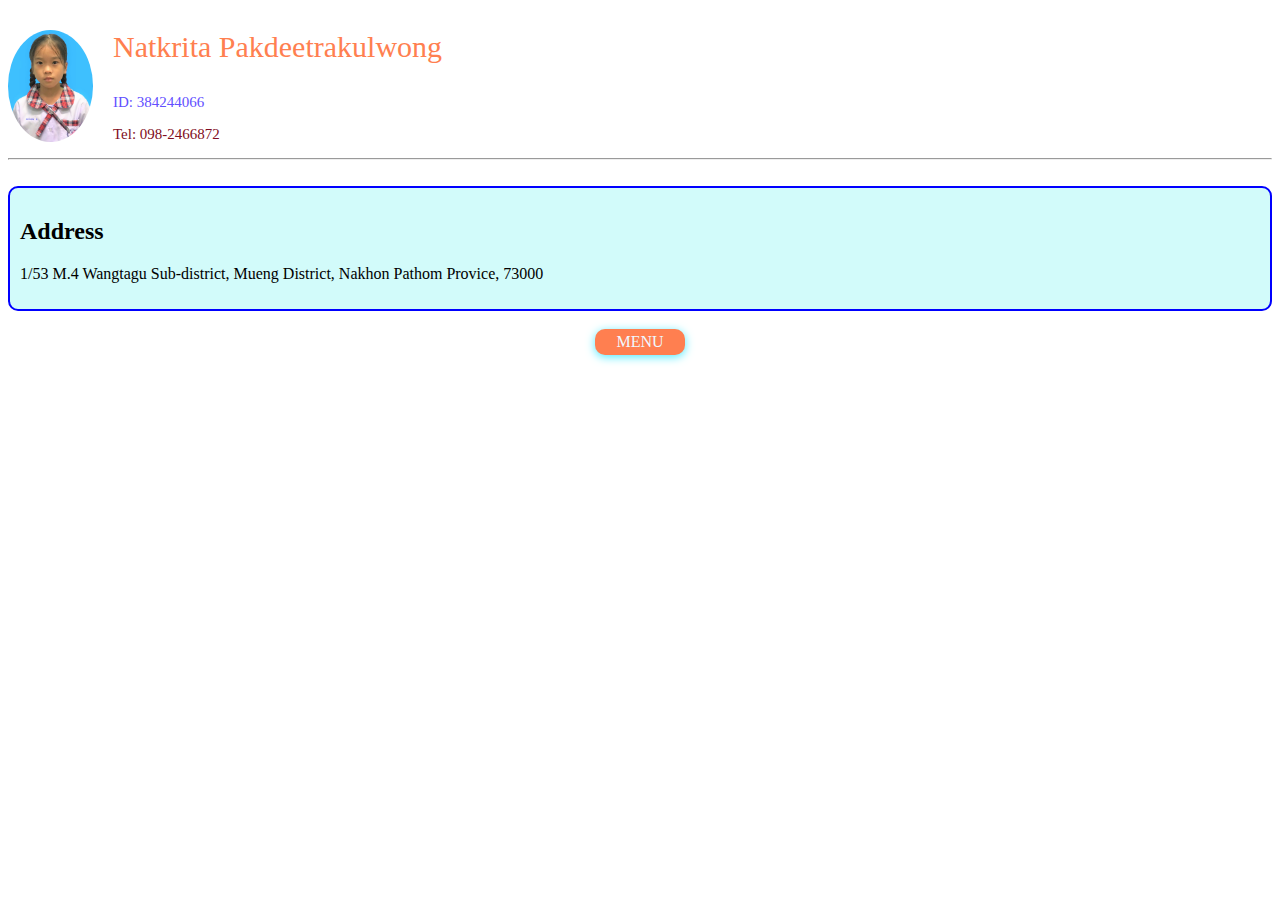
<file: index.html>
<!DOCTYPE html>
<html>
  <head>
    <title>My First Webpage</title>
    <style>
      img {
        width: 85px;
        border-radius: 80%;
        float: left;
        margin-right: 20px;
      }
      p.name {
        font-size: 30px;
        color: coral;
      }
      .id {
        font-size: 15px;
        color: rgb(98, 80, 255);
      }
      .tel {
        font-size: 15px;
        color: rgb(129, 13, 34);
      }
      .mybox{
        border: 2px solid;
        border-color: blue;
        border-radius: 10px;
        padding: 10px;
        background-color: #d2fbfa;
      }
      .menu {
        background-color: coral;
        border-radius: 10px;
        padding: 4px 20px;
        width: 50px;
        text-align: center;
        margin: auto;
        box-shadow: 0px 2px 10px rgb(80, 235, 255);
      }
      a {
        text-decoration: none;
        color: aliceblue;
      }
    </style>
  </head>
  <body>
    <img src="images/Minnie64.jpg" alt="myPhoto" />
    <p class="name">Natkrita Pakdeetrakulwong</p>
    <p class="id">ID: 384244066</p>
    <p class="tel">Tel: 098-2466872</p>
    <hr />
    <br /> 
    <div class="mybox">
      <h2>Address</h2>
      <p>1/53 M.4 Wangtagu Sub-district, Mueng District, Nakhon Pathom Provice, 73000 </p>
    </div>
    <br>
    <div class="menu"><a href="6541_01_home.html">MENU</a></div>
  </body>
</html>
</file>
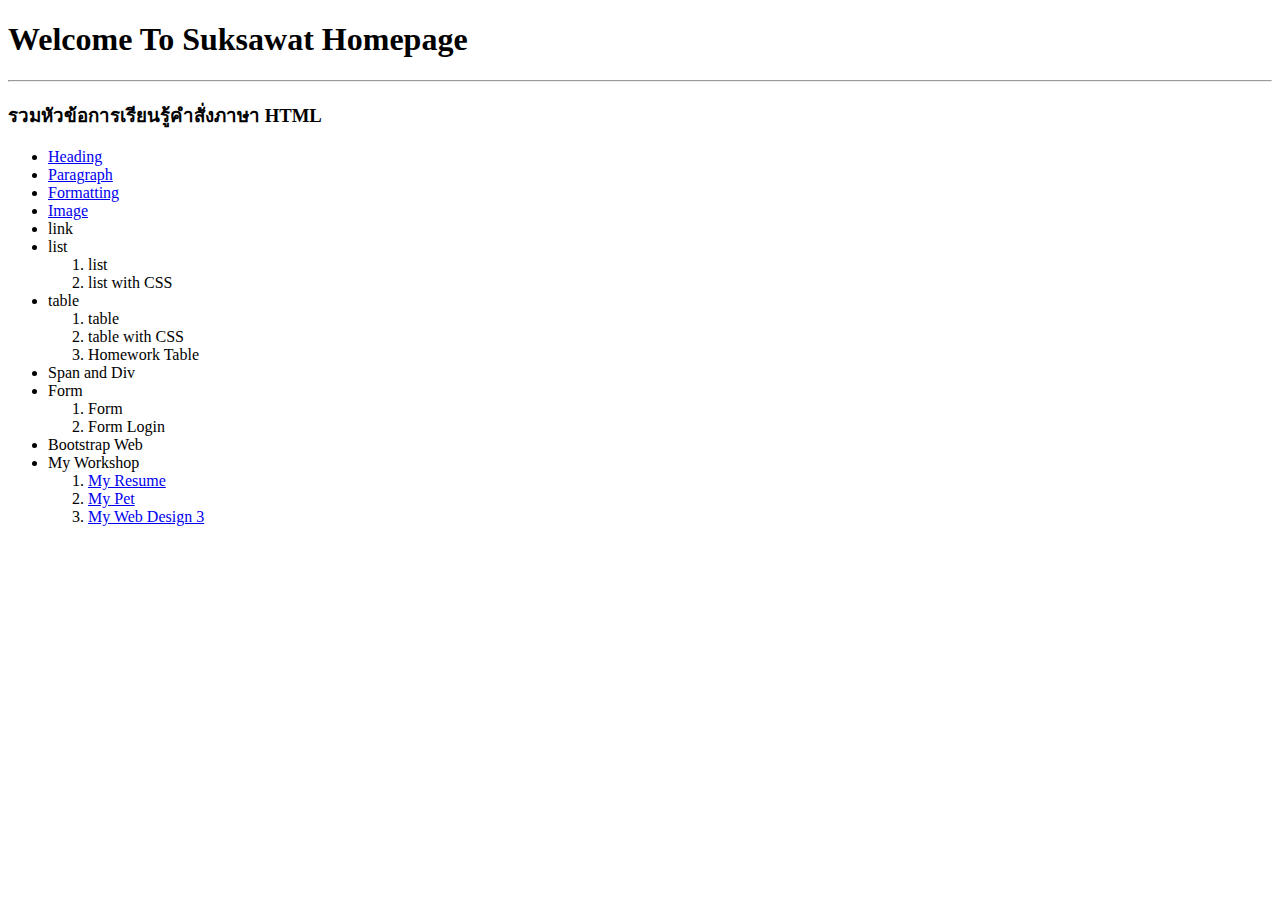
<file: 6541_01_home.html>
<!DOCTYPE html>
<html lang="en">
<head>
    <meta charset="UTF-8">
    <meta name="viewport" content="width=device-width, initial-scale=1.0">
    <meta name="description" content="สอนการใช้งานคำสั่งภาษา HTML">
    <meta name="keywords" content="HTML CSS Bootstrap">
</head>
<body>
    <h1>Welcome To Suksawat Homepage</h1>
    <hr>
    <h3>รวมหัวข้อการเรียนรู้คำสั่งภาษา HTML</h3>
    <ul>
        <li>
            <a href="6541_02_heading.html">Heading</a>            
        </li>
        <li>
            <a href="6541_03_paragraph.html">Paragraph</a>            
        </li>
        <li>
            <a href="6541_04_formatting.html">Formatting</a>            
        </li>
        <li>
            <a href="6541_05_image.html">Image</a>            
        </li>
        <li>link</li>
        <li>list</li>
        <ol>
            <li>list</li>
            <li>list with CSS</li>
        </ol>
        <li>table</li>
        <ol>
            <li>table</li>
            <li>table with CSS</li>
            <li>Homework Table</li>
        </ol>
        <li>Span and Div</li>
        <li>Form</li>
        <ol>
            <li>Form</li>
            <li>Form Login</li>
        </ol>
        <li>Bootstrap Web</li>
        <li>My Workshop</li>
        <ol>
            <li><a href="workshop01_Resume.html">My Resume</a></li>
            <li><a href="6541_06_myPet.html">My Pet</a></li>
            <li><a href="6541_07_webD3.html">My Web Design 3</a></li>
        </ol>
    </ul>
</body>
</html>
</file>
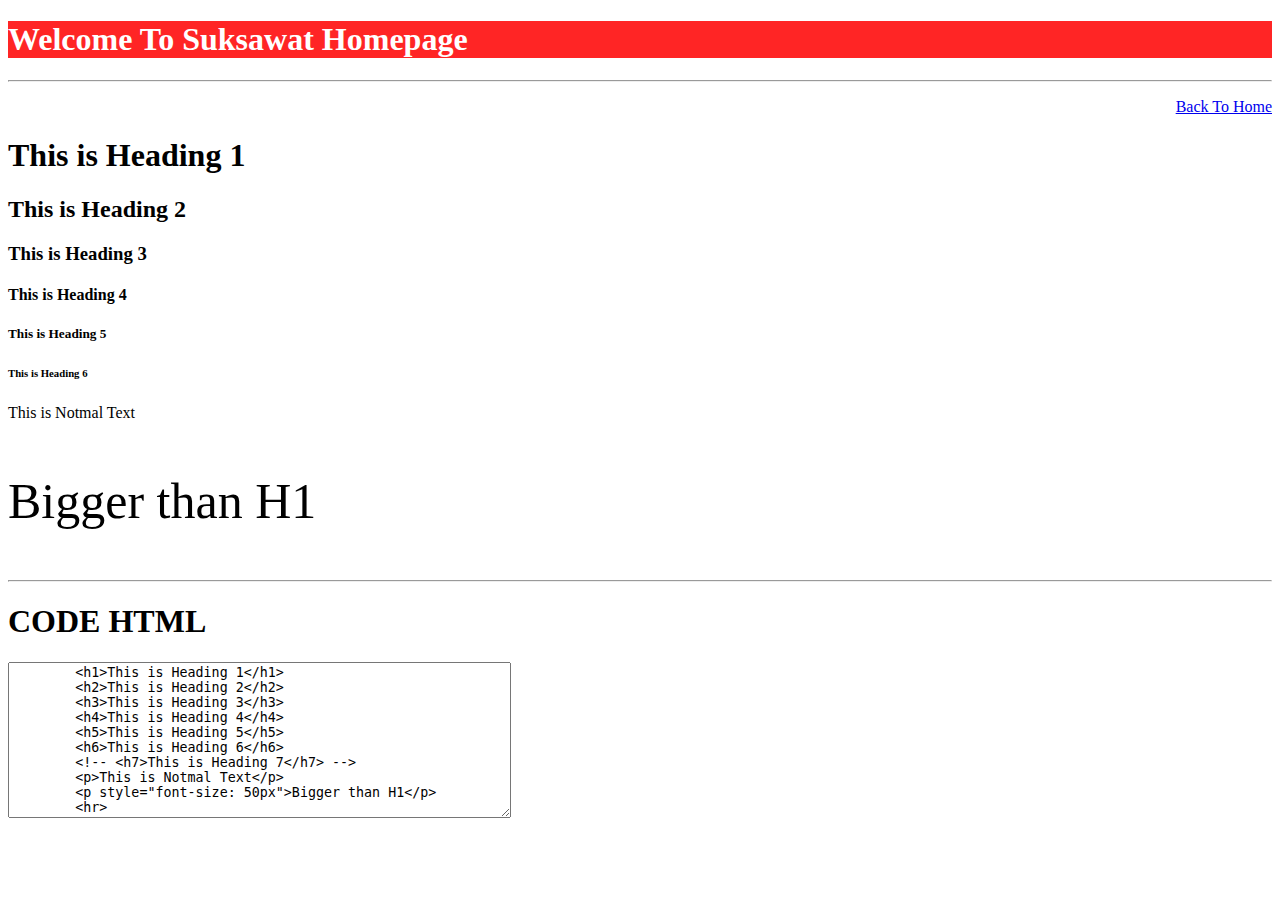
<file: 6541_02_heading.html>
<!DOCTYPE html>
<html lang="en">
<head>
    <meta charset="UTF-8">
    <meta name="viewport" content="width=device-width, initial-scale=1.0">
    <meta name="description" content="สอนการใช้งานคำสั่งภาษา HTML">
    <meta name="keywords" content="HTML CSS Bootstrap">
    <title>Heading</title>
</head>
<body>
    <h1 style="color: rgb(255, 255, 255); background: #ff2525;">Welcome To Suksawat Homepage</h1>
    <hr>
    <p style="text-align: right;">
        <a href="6541_01_home.html">Back To Home</a>        
    </p>
    <h1>This is Heading 1</h1>
    <h2>This is Heading 2</h2>
    <h3>This is Heading 3</h3>
    <h4>This is Heading 4</h4>
    <h5>This is Heading 5</h5>
    <h6>This is Heading 6</h6>
    
    <!-- <h7>This is Heading 7</h7> -->
    <p>This is Notmal Text</p>
    <p style="font-size: 50px">Bigger than H1</p>
    <hr>

    <h1>CODE HTML</h1>
    <textarea name="" id="" cols="60" rows="10">
        <h1>This is Heading 1</h1>
        <h2>This is Heading 2</h2>
        <h3>This is Heading 3</h3>
        <h4>This is Heading 4</h4>
        <h5>This is Heading 5</h5>
        <h6>This is Heading 6</h6>
        <!-- <h7>This is Heading 7</h7> -->
        <p>This is Notmal Text</p>
        <p style="font-size: 50px">Bigger than H1</p>
        <hr>
    </textarea>



</body>
</html>
</file>
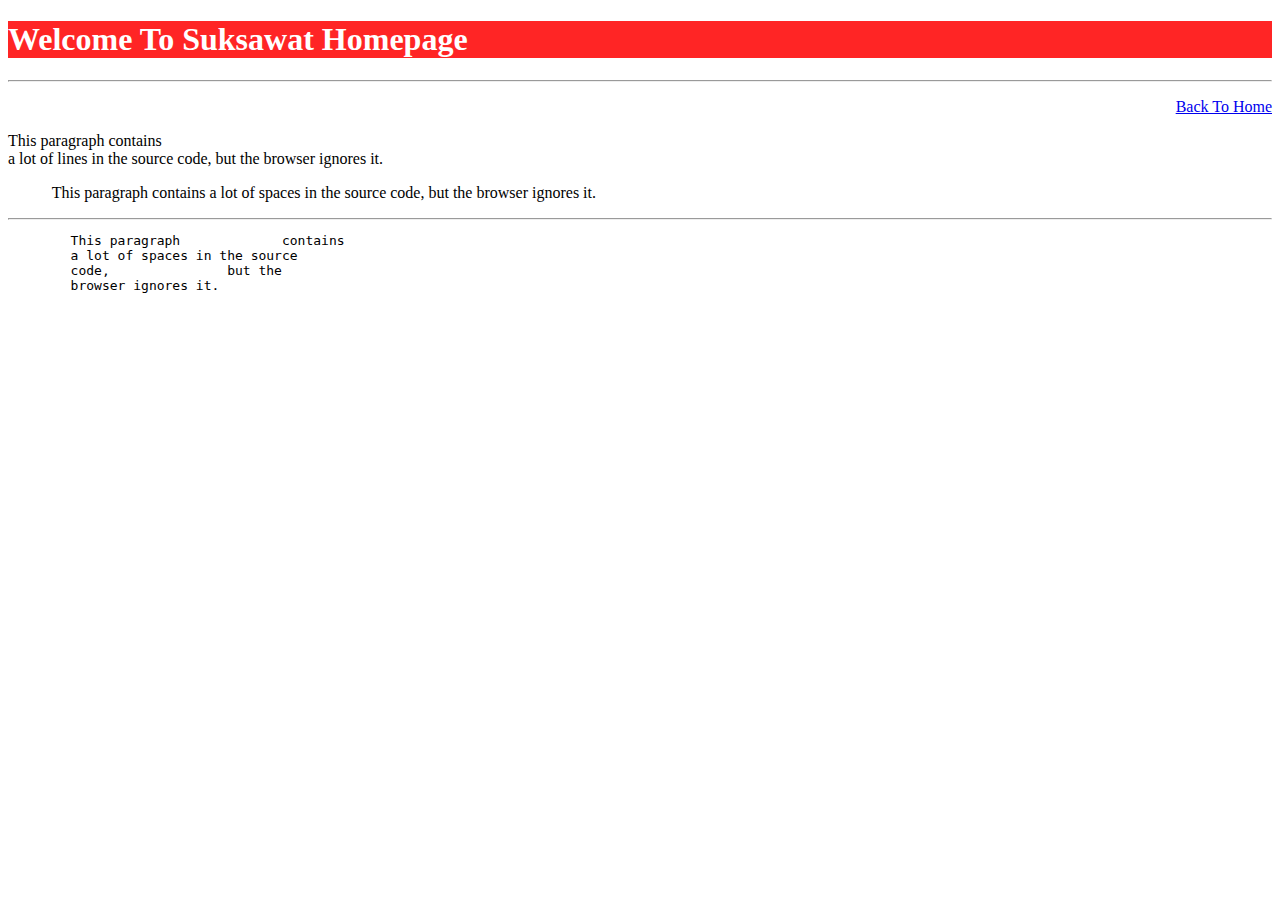
<file: 6541_03_paragraph.html>
<!DOCTYPE html>
<html lang="en">
<head>
    <meta charset="UTF-8">
    <meta name="viewport" content="width=device-width, initial-scale=1.0">
    <meta name="description" content="สอนการใช้งานคำสั่งภาษา HTML">
    <meta name="keywords" content="HTML CSS Bootstrap">
    <title>Paragraph</title>
</head>
<body>
    <h1 style="color: rgb(255, 255, 255); background: #ff2525;">Welcome To Suksawat Homepage</h1>
    <hr>
    <p style="text-align: right;">
        <a href="6541_01_home.html">Back To Home</a>        
    </p>

    <p>
        This paragraph contains <br>
        a lot of lines in the source code, 
        but the browser ignores it.
    </p>

    <p>
        &nbsp;&nbsp;&nbsp;&nbsp;&nbsp;&nbsp;&nbsp;&nbsp;&nbsp;&nbsp;
        This paragraph             contains a lot of spaces in the source code,               but the browser ignores it.
    </p>
    <hr>
    <pre>
        This paragraph             contains 
        a lot of spaces in the source 
        code,               but the 
        browser ignores it.
    </pre>
</body>
</html>
</file>
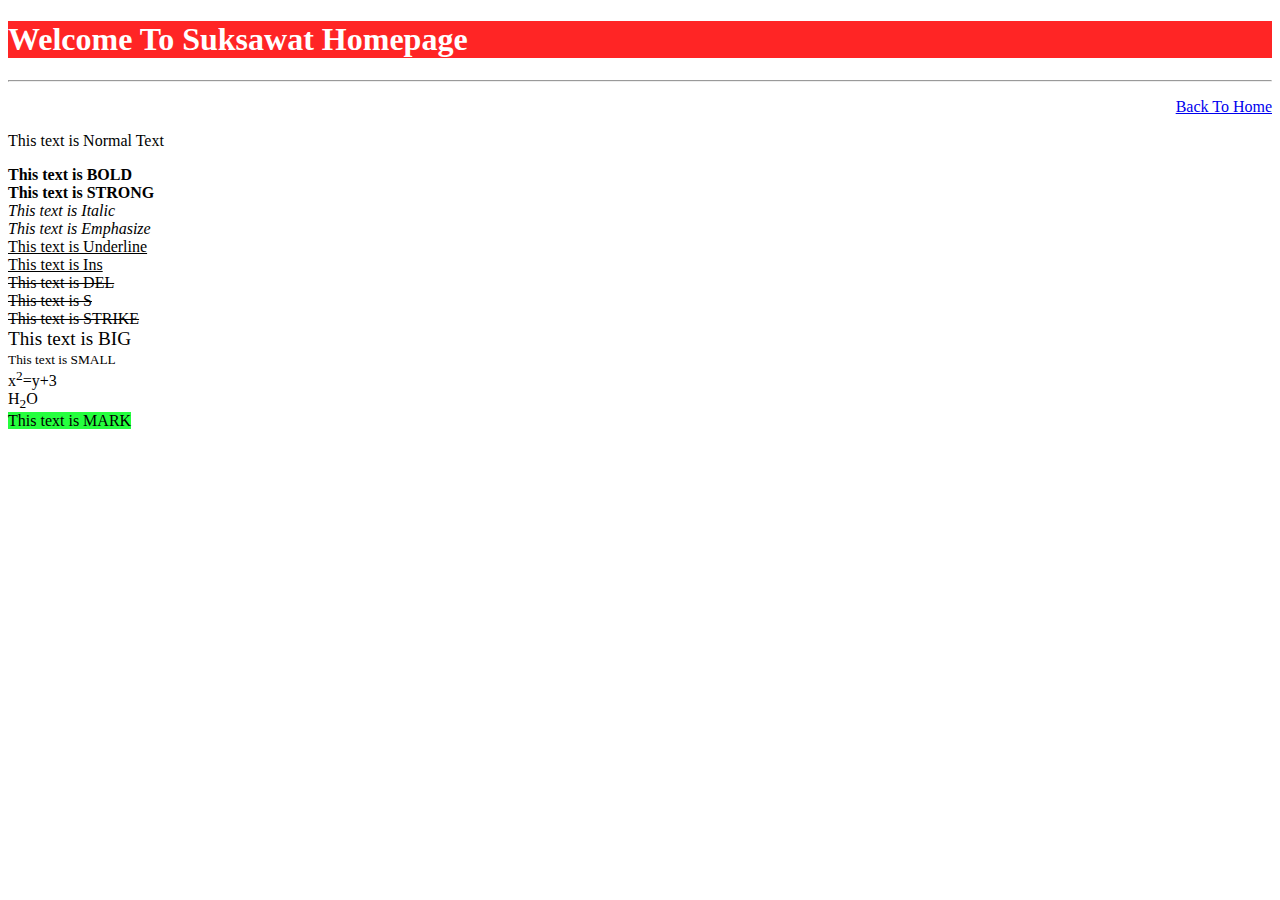
<file: 6541_04_formatting.html>
<!DOCTYPE html>
<html lang="en">
<head>
    <meta charset="UTF-8">
    <meta name="viewport" content="width=device-width, initial-scale=1.0">
    <meta name="description" content="สอนการใช้งานคำสั่งภาษา HTML">
    <meta name="keywords" content="HTML CSS Bootstrap">
    <title>Formatting</title>
</head>
<body>
    <h1 style="color: rgb(255, 255, 255); background: #ff2525;">Welcome To Suksawat Homepage</h1>
    <hr>
    <p style="text-align: right;">
        <a href="6541_01_home.html">Back To Home</a>        
    </p>
    <p>This text is Normal Text</p>

    <b>This text is BOLD</b> <br>
    <strong>This text is STRONG</strong> <br>

    <i>This text is Italic</i> <br>
    <em>This text is Emphasize</em> <br>

    <u>This text is Underline</u> <br>
    <ins>This text is Ins</ins> <br>

    <del>This text is DEL</del> <br>
    <s>This text is S</s> <br>
    <strike>This text is STRIKE</strike> <br>

    <big>This text is BIG</big> <br>
    <small>This text is SMALL</small> <br>

    x<sup>2</sup>=y+3 <br>
    H<sub>2</sub>O <br>

    <mark style="background: #25ff3e;">This text is MARK</mark>
</body>
</html>
</file>
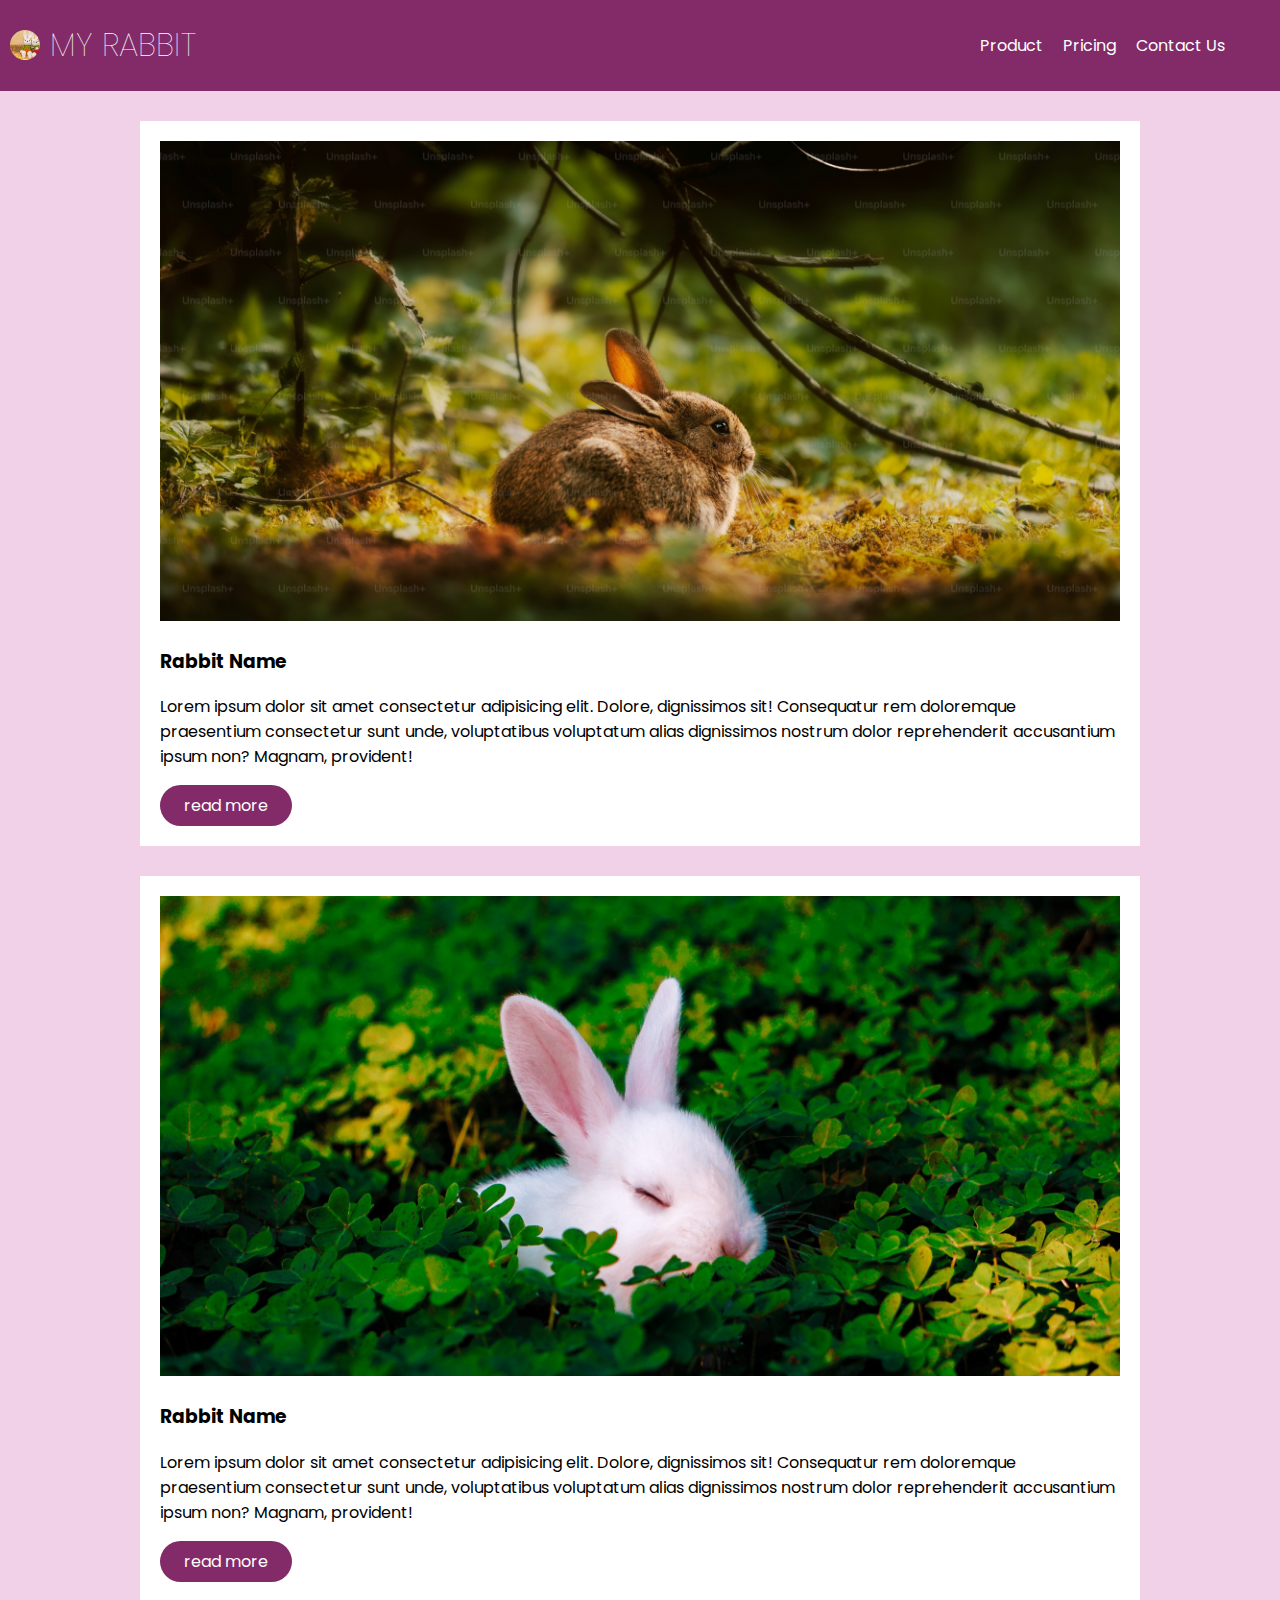
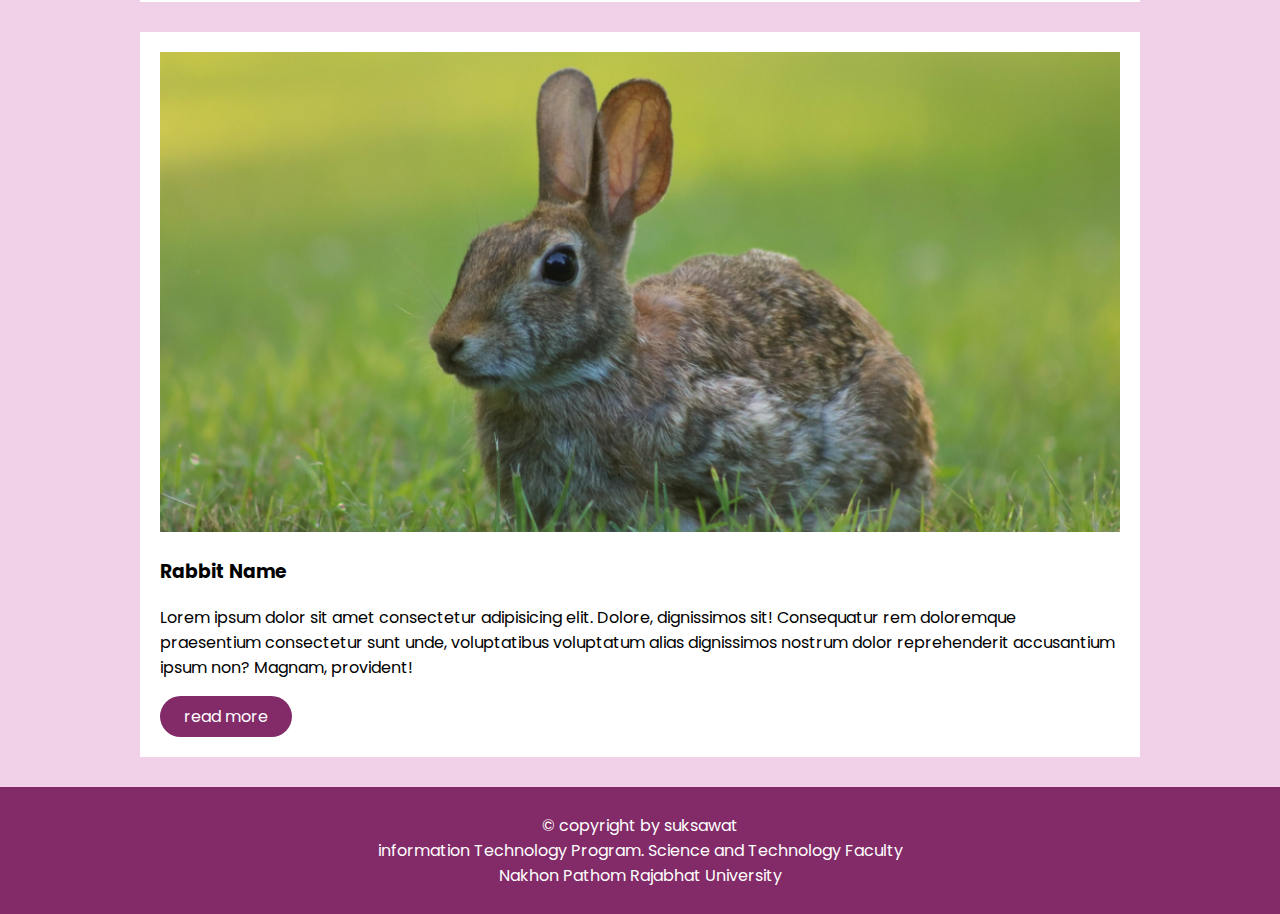
<file: 6541_06_myPet.html>
<!DOCTYPE html>
<html lang="en">
<head>
    <meta charset="UTF-8">
    <meta name="viewport" content="width=device-width, initial-scale=1.0">
    <title>My Pet Webpage</title>

    <link rel="stylesheet" href="css/mypet.css">

</head>
<body>
    <header>
        <nav>
            <div class="logo">
                <img src="images/r4.png" alt="">
                <h1 class="text-h1">My Rabbit</h1>
            </div>
           
            <ul class="menu">
                <li><a href="#">Product</a></li>
                <li><a href="#">Pricing</a></li>
                <li><a href="#">Contact Us</a></li>
            </ul>
            
        </nav> 
    </header>

    <div class="main-content">
        <div class="box">
            <img src="images/r1.png" alt="" class="image">
            <h3>Rabbit Name</h3>
            <p>Lorem ipsum dolor sit amet consectetur adipisicing elit. Dolore, dignissimos sit! Consequatur rem doloremque praesentium consectetur sunt unde, voluptatibus voluptatum alias dignissimos nostrum dolor reprehenderit accusantium ipsum non? Magnam, provident!</p>
            <div class="button"><a href="#">read more</a></div>
        </div>
        <div class="box">
            <img src="images/r2.png" alt="" class="image">
            <h3>Rabbit Name</h3>
            <p>Lorem ipsum dolor sit amet consectetur adipisicing elit. Dolore, dignissimos sit! Consequatur rem doloremque praesentium consectetur sunt unde, voluptatibus voluptatum alias dignissimos nostrum dolor reprehenderit accusantium ipsum non? Magnam, provident!</p>
            <div class="button"><a href="#">read more</a></div>
        </div>
        <div class="box">
            <img src="images/r3.png" alt="" class="image">
            <h3>Rabbit Name</h3>
            <p>Lorem ipsum dolor sit amet consectetur adipisicing elit. Dolore, dignissimos sit! Consequatur rem doloremque praesentium consectetur sunt unde, voluptatibus voluptatum alias dignissimos nostrum dolor reprehenderit accusantium ipsum non? Magnam, provident!</p>
            <div class="button"><a href="#">read more</a></div>
        </div>
    </div>

    <footer>
        <p> &copy; copyright by suksawat <br>
            information Technology Program.  Science and Technology Faculty <br>
            Nakhon Pathom Rajabhat University</p>
    </footer>

</body>
</html>
</file>
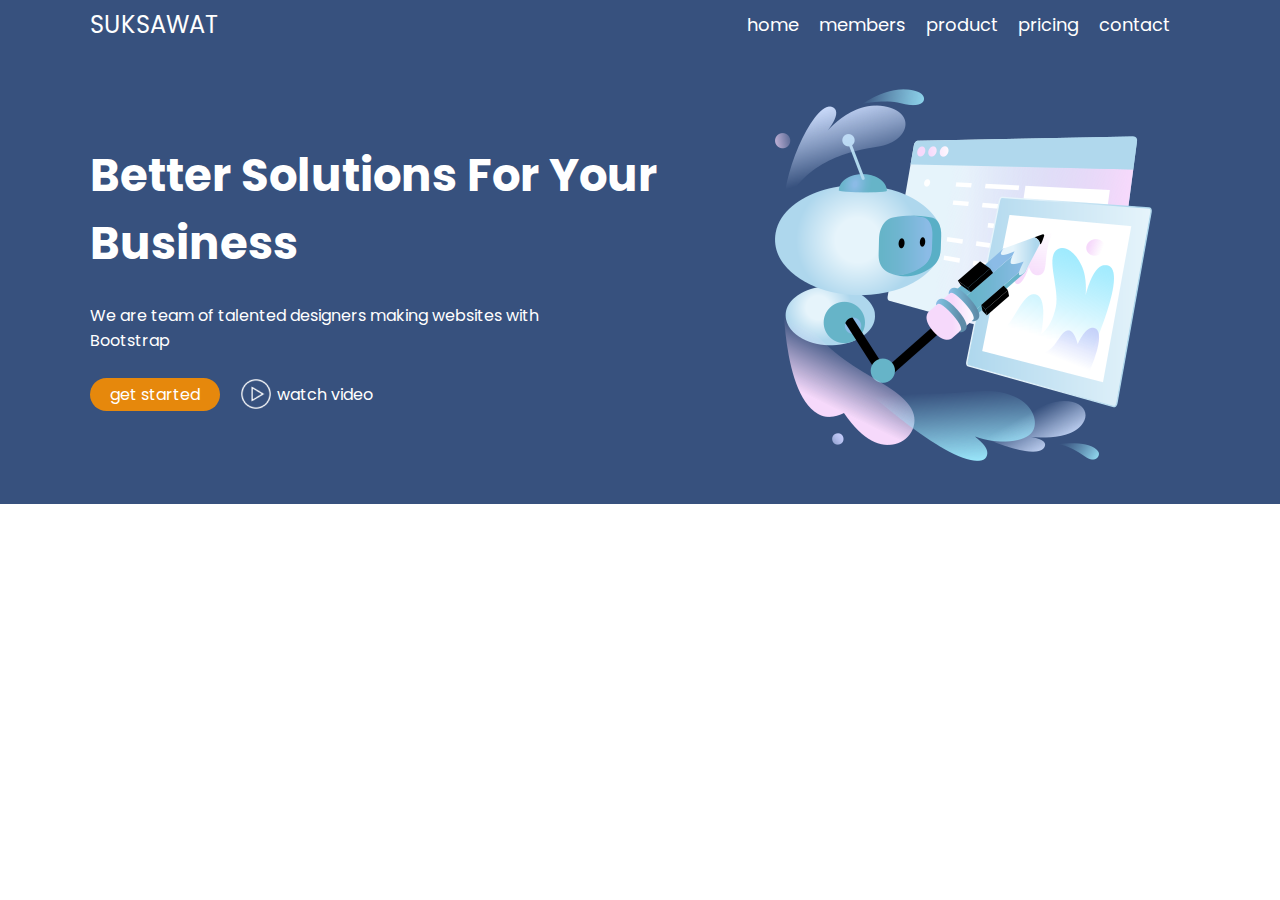
<file: 6541_07_webD3.html>
<!DOCTYPE html>
<html lang="en">
<head>
    <meta charset="UTF-8">
    <meta name="viewport" content="width=device-width, initial-scale=1.0">
    <title>My Web Design 3: Suksawat</title>
    <link rel="stylesheet" href="css/webD3.css">
</head>
<body>
    <header>
        <nav>
            <div class="logo">suksawat</div>
            <ul class="menu">
                <li><a href="#">home</a></li>
                <li><a href="#">members</a></li>
                <li><a href="#">product</a></li>
                <li><a href="#">pricing</a></li>
                <li><a href="#">contact</a></li>
            </ul>
        </nav>

        <section class="hero">
            <div class="hero-text-box">
                <h1 style="font-size: 45px;">
                    Better Solutions For Your <br>
                    Business
                </h1>
                <br>
                <p>
                    We are team of talented designers making websites with <br>
                    Bootstrap 
                </p>
                <br>
                <div class="hero-button">
                    <div class="hero-bt-getStarted">get started</div>
                    <div class="hero-bt-watch">
                        <img src="images/Circled Play.png" alt="">
                        <div style="margin-left: 5px;">watch video</div>
                    </div>
                </div>
            </div>
            <img src="images/Artificial.png" alt="" class="hero-image">
        </section>
    </header>
</body>
</html>
</file>
<file: css/mypet.css>
@import url('https://fonts.googleapis.com/css2?family=Poppins:wght@100;200;400;600;900&display=swap');

body {
    background-color: #F0D1E7;
    margin: 0;
    padding: 0;

    font-family: 'Poppins', sans-serif;
}

/* Start Header */

header {
    background-color: #822B68;
}

nav {
    /* border: 3px solid greenyellow; */
    display: flex;
    justify-content: space-between;
    align-items: center;

}

.logo {
    /* border: 3px solid rgb(255, 47, 172); */
    width: 300px;
    display: flex;
    align-items: center;
    margin: auto 10px;
}

.text-h1 {
    margin-left: 10px;
    color: white;
    text-transform: uppercase;
    font-weight: 100;
}

.menu {
    /* border: 3px solid rgb(47, 92, 255); */
    width: 300px;
    display: flex;
    list-style: none;

}

li {
    margin-right: 20px;
}

a {
    text-decoration: none;
    color: #ffffff;
}


/* End Header */


/* Start Main-content */

.main-content {
    margin: auto;
    width: 1000px;
}

.box {
    background-color: white;
    padding: 20px;
    margin : 30px 0px;
}

.button {
    color: white;
    background-color: #822B68;
    padding: 8px 24px;
    border-radius: 30px;
    display: inline-block;
}

.image {
    width: 100%;
}

/* End Main-content */

/* Start Footer */

footer {
    background-color: #822B68;
    color: #ffffff;
    text-align: center;
    padding: 10px;
}

/* End Footer */
</file>
<file: css/webD3.css>
@import url('https://fonts.googleapis.com/css2?family=Poppins:wght@100;200;400;600;900&display=swap');

/* html,body {
    margin: 0;
    padding: 0;
    box-sizing: border-box;
} */


* {
    margin: 0;
    padding: 0;
    box-sizing: border-box;

    font-family: 'Poppins', sans-serif;
}

/* ---------------------start Header---------------------- */

header {
    background-color: #37517E;
    
}

nav {
    color: #ffffff;
    display: flex;
    width: 1100px;
    height: 48px;
    margin: auto;
    justify-content: space-between;
    align-items: center;

    /* background-color: rgb(243, 138, 0) ; */
}

.logo {
    text-transform: uppercase;
    font-size: 24px;
}

.menu {
    display: flex;
    font-size: 18px;
}

li {
    list-style: none;
    margin-right: 20px;
}

a {
    color: #ffffff;
    text-decoration: none;
}

/* -----------------start Section Hero--------------- */

.hero {
    width: 1100px;
    margin: auto;
    display: flex;
    align-items: center;
    justify-content: space-between;

    /* background-color: bisque; */
}

.hero-text-box {
    color: #ffffff;
}

.hero-button {
    display: flex;
}

.hero-bt-getStarted {
    background-color: rgb(230, 136, 12);
    padding: 4px 20px;
    border-radius: 30px;
    margin-right: 20px;
}

.hero-bt-watch {
    display: flex;
    align-items: center;
}

.hero-image {

}
</file>
